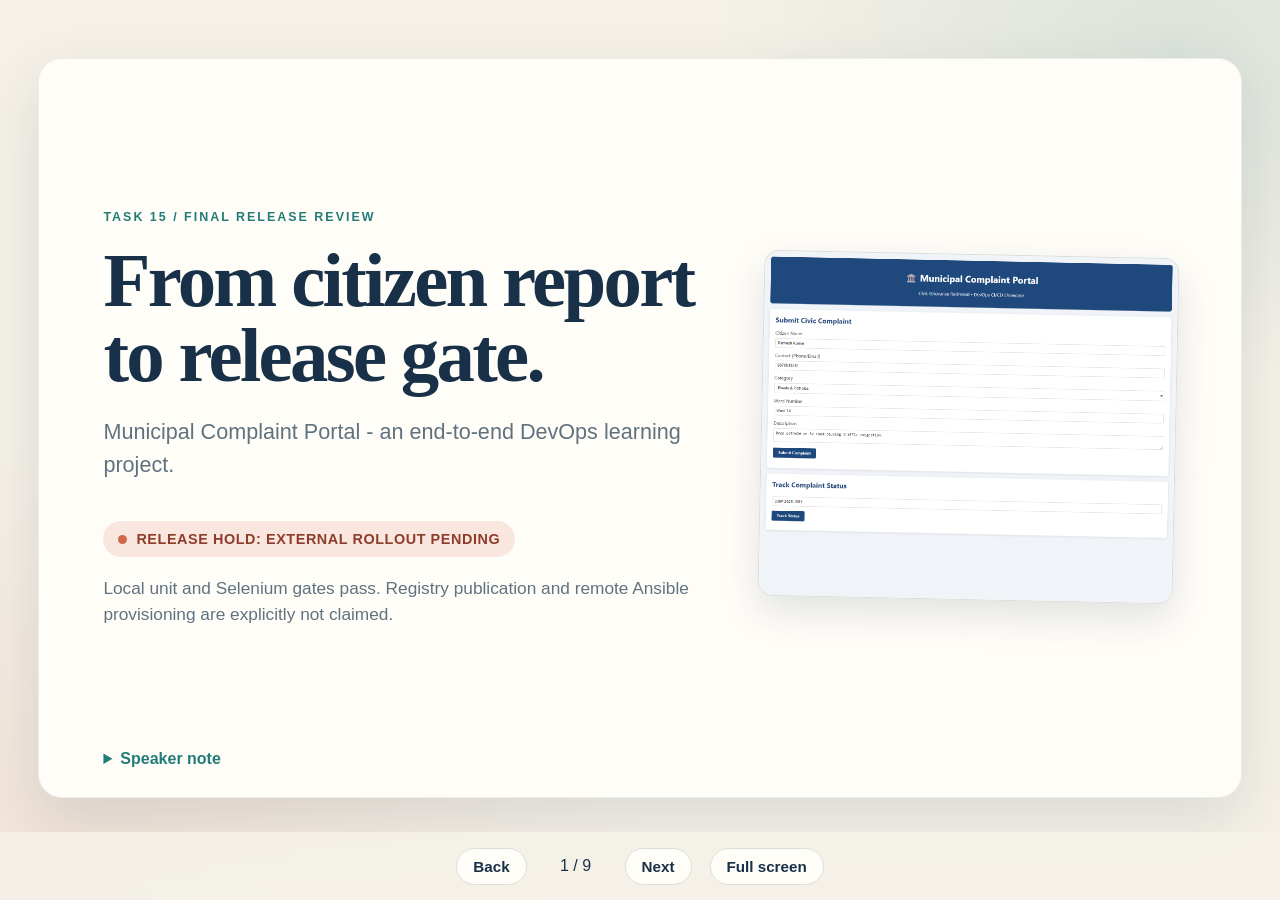
<file: TASKS_REPORTS/Task15_Viva_Presentation.html>
<!doctype html>
<html lang="en">
<head>
  <meta charset="utf-8">
  <meta name="viewport" content="width=device-width, initial-scale=1">
  <meta name="description" content="Task 15 final release and viva presentation for the Municipal Complaint Portal">
  <title>Municipal Complaint Portal | Task 15 Viva</title>
  <style>
    :root {
      --ink: #183148;
      --muted: #61727f;
      --paper: #f5f1e8;
      --card: #fffdf8;
      --teal: #237c78;
      --coral: #cf684d;
      --gold: #b77e27;
      --line: #d8dedb;
      --shadow: 0 22px 60px rgba(24, 49, 72, .12);
    }
    * { box-sizing: border-box; }
    html, body { margin: 0; height: 100%; }
    body {
      color: var(--ink);
      background: var(--paper);
      font-family: "Aptos", "Segoe UI", sans-serif;
      overflow: hidden;
    }
    .deck {
      display: grid;
      min-height: 100%;
      place-items: center;
      padding: 3vh 3vw 8vh;
      background:
        radial-gradient(ellipse at 92% 6%, rgba(35,124,120,.12), transparent 28%),
        radial-gradient(ellipse at 5% 94%, rgba(207,104,77,.1), transparent 34%),
        var(--paper);
    }
    .slide {
      display: none;
      width: min(1320px, 94vw);
      height: min(740px, 86vh);
      overflow: auto;
      padding: clamp(28px, 5vw, 70px);
      background: var(--card);
      border: 1px solid rgba(24,49,72,.08);
      border-radius: 24px;
      box-shadow: var(--shadow);
      position: relative;
      animation: arrive .35s ease-out;
    }
    .slide.active { display: block; }
    @keyframes arrive {
      from { opacity: .4; transform: translateY(9px); }
      to { opacity: 1; transform: translateY(0); }
    }
    .eyebrow {
      color: var(--teal);
      font: 700 .78rem/1.2 "Aptos", "Segoe UI", sans-serif;
      letter-spacing: .16em;
      text-transform: uppercase;
      margin-bottom: 18px;
    }
    h1, h2 {
      font-family: Georgia, "Times New Roman", serif;
      letter-spacing: -.035em;
      margin: 0 0 20px;
    }
    h1 { font-size: clamp(2.7rem, 6vw, 5.4rem); line-height: .98; max-width: 780px; }
    h2 { font-size: clamp(2rem, 4vw, 3.6rem); line-height: 1.05; }
    h3 { font-size: 1.1rem; margin: 0 0 9px; }
    p, li { font-size: clamp(1rem, 1.35vw, 1.22rem); line-height: 1.55; }
    p { max-width: 900px; color: var(--muted); }
    ul { margin: 10px 0 0; padding-left: 1.2em; }
    li { margin: 9px 0; }
    .hero {
      display: grid;
      grid-template-columns: 1.2fr .8fr;
      gap: 35px;
      align-items: center;
      height: 100%;
    }
    .hero img {
      width: 100%;
      border-radius: 15px;
      border: 1px solid var(--line);
      transform: rotate(1.2deg);
      box-shadow: 0 15px 36px rgba(24,49,72,.13);
    }
    .subhead { font-size: 1.35rem; max-width: 690px; }
    .tag {
      display: inline-flex;
      align-items: center;
      gap: 9px;
      margin-top: 18px;
      border-radius: 999px;
      padding: 10px 15px;
      background: #f9e7df;
      color: #8e3d2b;
      font-size: .9rem;
      font-weight: 800;
      letter-spacing: .04em;
      text-transform: uppercase;
    }
    .tag::before { content: ""; width: 9px; height: 9px; border-radius: 50%; background: var(--coral); }
    .two-col { display: grid; grid-template-columns: 1fr 1fr; gap: 22px; align-items: start; }
    .three-col { display: grid; grid-template-columns: repeat(3, 1fr); gap: 16px; }
    .card {
      padding: 20px;
      border: 1px solid var(--line);
      border-radius: 15px;
      background: #fff;
    }
    .card p, .card li { font-size: 1rem; margin-bottom: 0; }
    .accent { border-top: 5px solid var(--teal); }
    .warn { border-top: 5px solid var(--coral); }
    .gold { border-top: 5px solid var(--gold); }
    .metric {
      font: 700 clamp(2rem, 4vw, 3.5rem)/1 Georgia, serif;
      color: var(--teal);
      margin: 6px 0;
    }
    .wide-image {
      width: 100%;
      max-height: 460px;
      object-fit: contain;
      background: var(--paper);
      border: 1px solid var(--line);
      border-radius: 12px;
      margin-top: 10px;
    }
    .callout {
      padding: 18px 20px;
      margin-top: 18px;
      border-left: 5px solid var(--coral);
      background: #fbede7;
      color: #713b2d;
      font-size: 1rem;
      line-height: 1.5;
    }
    .steps { counter-reset: step; list-style: none; padding: 0; }
    .steps li { counter-increment: step; display: grid; grid-template-columns: 42px 1fr; gap: 13px; }
    .steps li::before {
      content: counter(step, decimal-leading-zero);
      color: var(--teal);
      font-weight: 800;
      font-variant-numeric: tabular-nums;
    }
    code {
      background: #edf1ef;
      border-radius: 5px;
      padding: 2px 5px;
      font: .9em Consolas, monospace;
      overflow-wrap: anywhere;
    }
    .controls {
      position: fixed;
      inset: auto 0 0;
      display: flex;
      justify-content: center;
      align-items: center;
      gap: 18px;
      height: 68px;
      color: var(--ink);
      background: rgba(245,241,232,.93);
      backdrop-filter: blur(10px);
      z-index: 5;
    }
    button {
      border: 1px solid var(--line);
      border-radius: 999px;
      background: var(--card);
      color: var(--ink);
      padding: 9px 16px;
      font: 700 .95rem "Aptos", "Segoe UI", sans-serif;
      cursor: pointer;
    }
    button:hover, button:focus-visible { outline: 2px solid var(--teal); outline-offset: 2px; }
    #counter { min-width: 62px; text-align: center; font-variant-numeric: tabular-nums; }
    details { margin-top: 17px; color: var(--muted); }
    summary { cursor: pointer; font-weight: 700; color: var(--teal); }
    details p { font-size: .95rem; }
    @media (max-width: 760px) {
      body { overflow: auto; }
      .deck { padding: 12px 12px 76px; display: block; }
      .slide { width: 100%; height: calc(100vh - 92px); padding: 25px 22px; border-radius: 18px; }
      .hero, .two-col, .three-col { grid-template-columns: 1fr; }
      .hero img { max-height: 260px; object-fit: contain; }
      .wide-image { max-height: 300px; }
      .controls { height: 62px; }
    }
    @media print {
      body { overflow: visible; background: #fff; }
      .deck { display: block; padding: 0; background: #fff; }
      .slide, .slide.active { display: block; width: 100%; height: 100vh; box-shadow: none; border: 0; page-break-after: always; }
      .controls { display: none; }
    }
  </style>
</head>
<body>
  <main class="deck" aria-live="polite">
    <section class="slide active" aria-label="Slide 1: title">
      <div class="hero">
        <div>
          <div class="eyebrow">Task 15 / Final release review</div>
          <h1>From citizen report to release gate.</h1>
          <p class="subhead">Municipal Complaint Portal - an end-to-end DevOps learning project.</p>
          <span class="tag">Release hold: external rollout pending</span>
          <p>Local unit and Selenium gates pass. Registry publication and remote Ansible provisioning are explicitly not claimed.</p>
        </div>
        <img src="Task15_local_live_portal.png" alt="Portal captured from a local loopback smoke test">
      </div>
      <details><summary>Speaker note</summary><p>Open with the release decision. This is an honest status review, not a claim that a Docker Hub release or Linux target has been deployed.</p></details>
    </section>

    <section class="slide" aria-label="Slide 2: architecture">
      <div class="eyebrow">01 / System design</div>
      <h2>A small application, two delivery paths.</h2>
      <img class="wide-image" src="Task15_architecture.png" alt="Architecture diagram showing app, Jenkins, Docker and Ansible">
      <div class="callout">Jenkins staging deployment and Ansible Linux provisioning are separate workflows. The current Jenkinsfile does not call Ansible.</div>
      <details><summary>Speaker note</summary><p>Application code uses the JDK HTTP server, service validation, and an in-memory concurrent map. Docker is the deployable unit; Nginx is ingress. The current design is a learning MVP.</p></details>
    </section>

    <section class="slide" aria-label="Slide 3: release path">
      <div class="eyebrow">02 / Continuous delivery</div>
      <h2>Quality gates come before packaging.</h2>
      <img class="wide-image" src="Task15_release_workflow.png" alt="Release flow with evidence status at each gate">
      <details><summary>Speaker note</summary><p>The pipeline builds a versioned tag from Maven version, Jenkins build number, and commit. Unit and Selenium tests run before Docker build and push. Ansible is a separate controlled operator step.</p></details>
    </section>

    <section class="slide" aria-label="Slide 4: test evidence">
      <div class="eyebrow">03 / Quality evidence</div>
      <h2>Two local gates passed.</h2>
      <div class="three-col">
        <div class="card accent"><div class="metric">17 / 17</div><h3>JUnit unit tests</h3><p>0 failures, 0 errors, offline Maven run.</p></div>
        <div class="card accent"><div class="metric">5 / 5</div><h3>Selenium journeys</h3><p>Headless Chrome; Failsafe quality gate.</p></div>
        <div class="card accent"><div class="metric">200</div><h3>Local health probes</h3><p>Temporary JAR and existing :8085 / :8090 listeners returned status UP.</p></div>
      </div>
      <div class="callout">Existing localhost health responses are read-only evidence; the active listener's deployment provenance is not verified. Selenium 4.19.1 also logs a non-fatal CDP warning against Chrome 155.</div>
      <details><summary>Speaker note</summary><p>The tests cover complaint registration, validation, tracking, and reviewer flow. These tests do not prove container or remote-host health.</p></details>
    </section>

    <section class="slide" aria-label="Slide 5: Docker and Jenkins">
      <div class="eyebrow">04 / Image release</div>
      <h2>Immutable tags make a release traceable.</h2>
      <div class="two-col">
        <div class="card gold">
          <h3>Pipeline design</h3>
          <ul>
            <li>Multi-stage Maven build and Java 17 runtime.</li>
            <li>Runs as UID/GID 10001.</li>
            <li>Push immutable version tag and convenience <code>latest</code>.</li>
            <li>Deploy the immutable tag; archive health evidence.</li>
          </ul>
        </div>
        <div class="card warn">
          <h3>Current boundary</h3>
          <ul>
            <li>Docker base images are not cached locally.</li>
            <li>No Docker build or registry push was run.</li>
            <li><code>Dockerfile</code> and <code>.dockerignore</code> are untracked at the inspected HEAD.</li>
            <li>Historical Jenkins #6 predates the Docker pipeline commit.</li>
          </ul>
        </div>
      </div>
      <details><summary>Speaker note</summary><p>Before a Jenkins release, review and commit the current Docker build context. Use Jenkins credential dockerhub-credentials; never store a token in source or parameters.</p></details>
    </section>

    <section class="slide" aria-label="Slide 6: Ansible">
      <div class="eyebrow">05 / Configuration management</div>
      <h2>Ansible describes the target; a real host proves it.</h2>
      <div class="two-col">
        <div>
          <ul class="steps">
            <li>Install Docker, Nginx, and required Python modules.</li>
            <li>Render proxy config; keep backend at loopback :8085.</li>
            <li>Deploy a versioned image; verify backend and ingress :8090.</li>
            <li>Repeat for idempotency; deliberately reject a candidate to test rollback.</li>
          </ul>
        </div>
        <div class="card warn">
          <h3>Not executed here</h3>
          <p>Ansible Core is unavailable and the inventory remains the reserved address <code>192.0.2.10</code>.</p>
          <p>No SSH/sudo target was provided. YAML parsing is not remote provisioning evidence.</p>
        </div>
      </div>
      <details><summary>Speaker note</summary><p>Explain the rollback block: it captures the previous container image ID, restores it after failed validation, and still returns failure so the candidate cannot pass the release gate.</p></details>
    </section>

    <section class="slide" aria-label="Slide 7: historical evidence">
      <div class="eyebrow">06 / Evidence integrity</div>
      <h2>Keep historical success in context.</h2>
      <div class="two-col">
        <div class="card accent">
          <h3>Recorded Jenkins #6</h3>
          <p>Checked out <code>9aa2e01</code>; 17 unit and 5 Selenium tests passed; earlier native JAR/Nginx deployment succeeded.</p>
        </div>
        <div class="card warn">
          <h3>Current Docker release</h3>
          <p>Docker pipeline was added later. No current Docker build, Docker Hub tag, deployment evidence JSON, or Ansible run is available.</p>
        </div>
      </div>
      <p>Never present the older build as proof of a later Docker or Ansible release.</p>
      <details><summary>Speaker note</summary><p>The report includes the checked-out revision and scope. The local screenshot shows the application only, not Docker, Nginx, Jenkins, or a remote target.</p></details>
    </section>

    <section class="slide" aria-label="Slide 8: limitations and roadmap">
      <div class="eyebrow">07 / Operational maturity</div>
      <h2>The MVP is not production-ready.</h2>
      <div class="two-col">
        <div class="card warn">
          <h3>Current limitations</h3>
          <ul>
            <li>In-memory complaint state; no database or backups.</li>
            <li>Production identity, authorization, TLS, and privacy controls are missing.</li>
            <li>No centralized logs, metrics, traces, or alerting.</li>
            <li>No SBOM, signed image, or digest-pinned base images.</li>
          </ul>
        </div>
        <div class="card accent">
          <h3>Next milestones</h3>
          <ol>
            <li>Run Docker pipeline and authorized staging Ansible apply.</li>
            <li>Add durable persistence and recovery tests.</li>
            <li>Add reviewer roles, TLS, and audit controls.</li>
            <li>Harden supply chain and production observability.</li>
          </ol>
        </div>
      </div>
      <details><summary>Speaker note</summary><p>Prioritize data durability and identity/security before any real citizen data is accepted. Keep the current portal isolated as a demo until these are implemented.</p></details>
    </section>

    <section class="slide" aria-label="Slide 9: demo and questions">
      <div class="eyebrow">08 / Viva and live demonstration</div>
      <h2>Show what ran. Label what remains.</h2>
      <div class="two-col">
        <div>
          <h3>Suggested 7-minute demo</h3>
          <ol class="steps">
            <li>Submit or track a complaint in the local portal.</li>
            <li>Run unit tests and the Selenium quality gate.</li>
            <li>Show the Jenkins #6 history and explain its revision.</li>
            <li>Walk through Docker and Ansible runbooks and release blockers.</li>
            <li>Finish with risks, rollback model, and P0 next step.</li>
          </ol>
        </div>
        <div class="card gold">
          <h3>Likely questions</h3>
          <p>Why an immutable image tag? What does idempotency mean? Why does rollback use an image ID? Why is this not production-ready?</p>
          <p>Model answers are in <code>Task15_Viva_QA.md</code>.</p>
        </div>
      </div>
      <div class="callout">A screen recording is still pending. Capture the Jenkins, registry, and non-production Ansible steps after credentials and a target are authorized.</div>
      <details><summary>Speaker note</summary><p>Use Task15_Viva_QA.md and TASK15_FINAL_RELEASE.md as the demo checklist. Do not expose tokens, citizen PII, or production endpoints in a recording.</p></details>
    </section>
  </main>

  <nav class="controls" aria-label="Presentation controls">
    <button type="button" id="previous" aria-label="Previous slide">Back</button>
    <span id="counter" aria-live="polite">1 / 9</span>
    <button type="button" id="next" aria-label="Next slide">Next</button>
    <button type="button" id="fullscreen">Full screen</button>
  </nav>
  <script>
    (() => {
      const slides = [...document.querySelectorAll(".slide")];
      const counter = document.getElementById("counter");
      let current = 0;
      function show(index) {
        current = (index + slides.length) % slides.length;
        slides.forEach((slide, i) => slide.classList.toggle("active", i === current));
        counter.textContent = `${current + 1} / ${slides.length}`;
      }
      document.getElementById("previous").addEventListener("click", () => show(current - 1));
      document.getElementById("next").addEventListener("click", () => show(current + 1));
      document.getElementById("fullscreen").addEventListener("click", () => {
        if (!document.fullscreenElement) document.documentElement.requestFullscreen?.();
        else document.exitFullscreen?.();
      });
      document.addEventListener("keydown", event => {
        if (event.key === "ArrowRight" || event.key === " ") show(current + 1);
        if (event.key === "ArrowLeft") show(current - 1);
        if (event.key.toLowerCase() === "f") document.getElementById("fullscreen").click();
      });
      show(0);
    })();
  </script>
</body>
</html>
</file>
